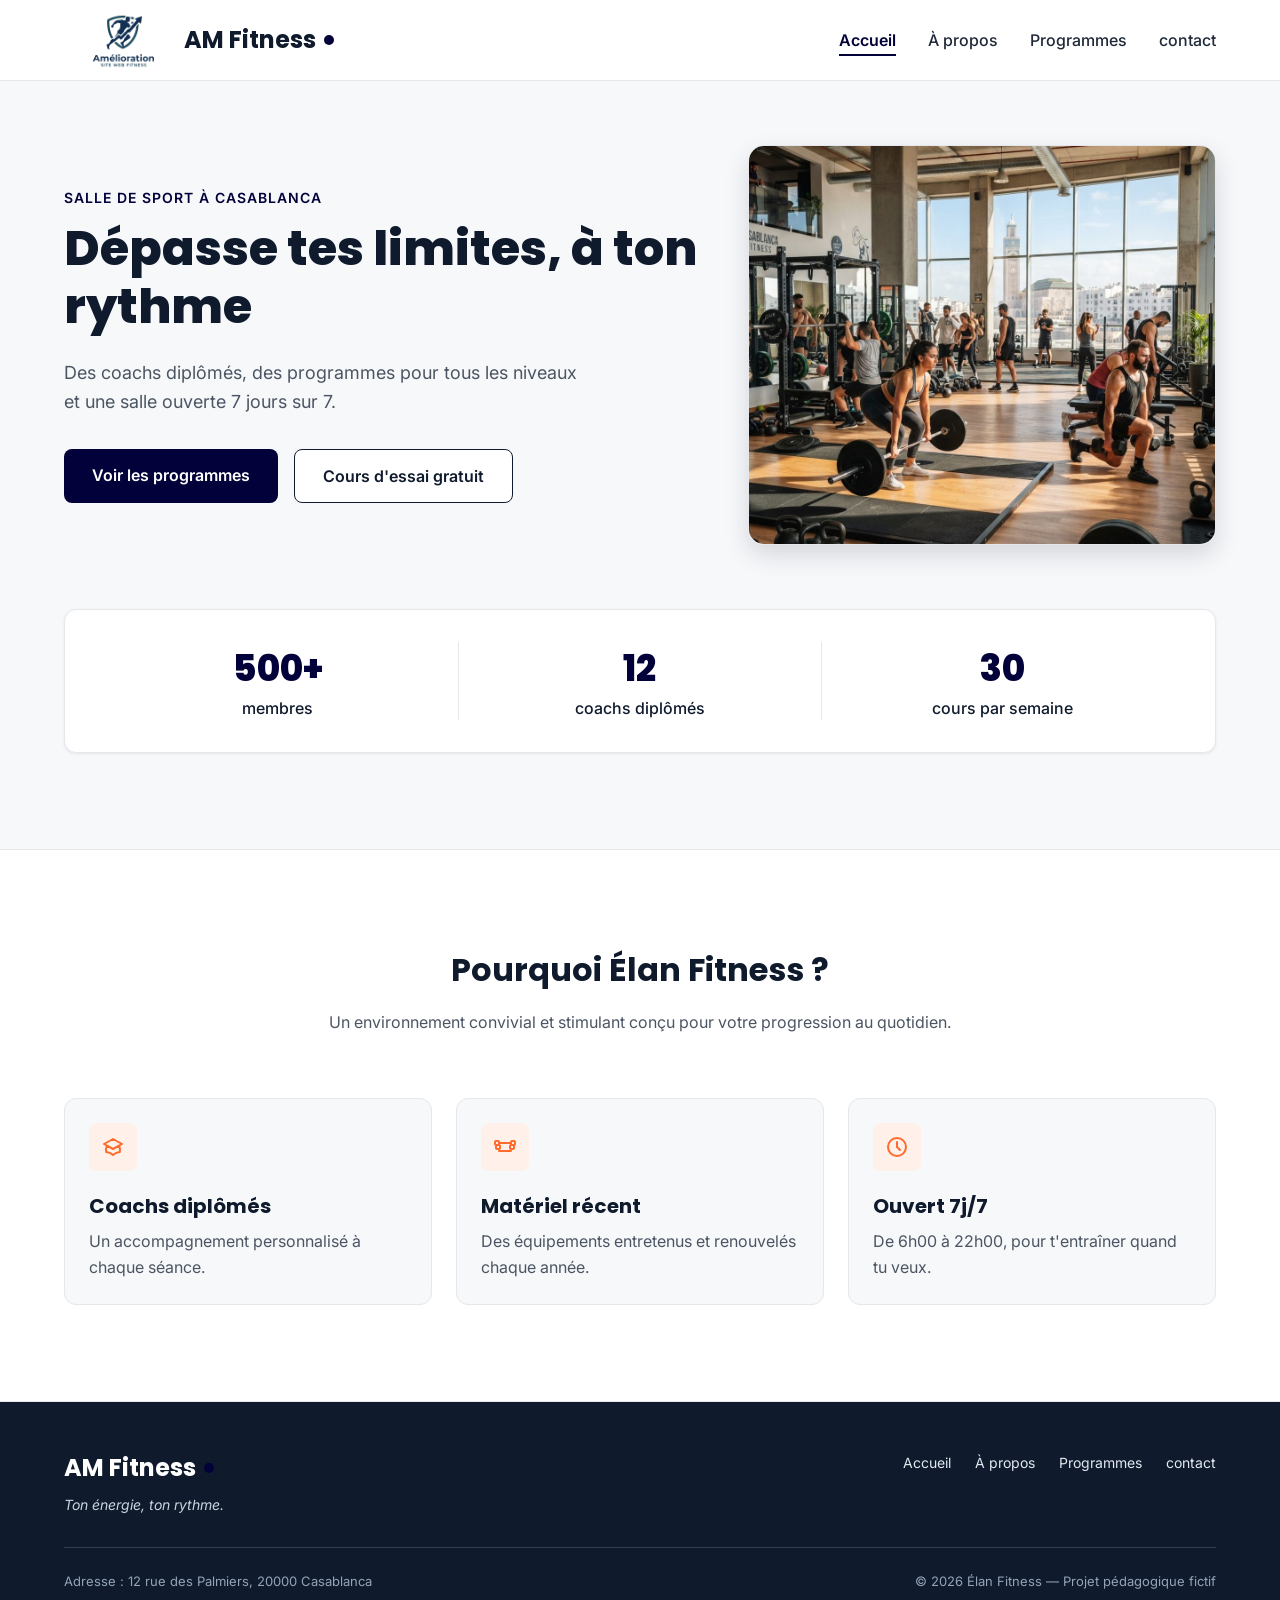
<file: index.html>
<!DOCTYPE html>
<html lang="fr">

<head>
  <meta charset="UTF-8">
  <meta name="viewport" content="width=device-width, initial-scale=1">
  <meta name="description"
    content="Élan Fitness, salle de sport à Casablanca : musculation, yoga, cardio et boxe fitness avec des coachs diplômés. Réservez votre cours d'essai gratuit.">

  <title>Élan Fitness | Salle de sport à Casablanca </title>

  <link rel="preconnect" href="https://fonts.googleapis.com">
  <link rel="preconnect" href="https://fonts.gstatic.com" crossorigin>
  <link
    href="https://fonts.googleapis.com/css2?family=Inter:wght@400;500;600&family=Poppins:wght@600;700;800&display=swap"
    rel="stylesheet">

  <link rel="stylesheet" href="style.css">
</head>

<body>

  <header class="en-tete">
    <div class="conteneur en-tete-contenu">
      <a href="#accueil" class="logo"><img src="img/transparent-image.png" id="logo">AM Fitness </a>

      <nav aria-label="Navigation principale">
        <ul class="menu">
          <li><a href="#accueil" class="lien-actif">Accueil</a></li>
          <li><a href="index2.html">À propos</a></li>
          <li><a href="index3.html">Programmes</a></li>
          <li><a href="index4.html">contact</a></li>

        </ul>
      </nav>
    </div>
  </header>

  <main>

    <section id="accueil" class="hero">
      <div class="conteneur">

        <div class="hero-contenu">
          <div class="hero-texte">
            <p class="sur-titre">Salle de sport à Casablanca</p>
            <h1 id="title1">Dépasse tes limites, à ton rythme</h1>
            <p class="hero-description">
              Des coachs diplômés, des programmes pour tous les niveaux et une salle ouverte 7 jours sur 7.
            </p>
            <div class="boutons">
              <a href="index3.html" class="bouton bouton-principal">Voir les programmes</a>
              <a href="index4.html" class="bouton bouton-secondaire">Cours d'essai gratuit</a>
            </div>
          </div>

          <img class="hero-image" src="img/hero.jpg"
            alt="Des personnes s'entraînent dans une salle de sport lumineuse à Casablanca">
        </div>

        <div class="chiffres">
          <div class="chiffre">
            <p class="chiffre-nombre">500+</p>
            <p>membres</p>
          </div>
          <div class="chiffre">
            <p class="chiffre-nombre">12</p>
            <p>coachs diplômés</p>
          </div>
          <div class="chiffre">
            <p class="chiffre-nombre">30</p>
            <p>cours par semaine</p>
          </div>
        </div>

      </div>
    </section>

    <section class="section section-blanche">
      <div class="conteneur">

        <div class="section-titre">
          <h2>Pourquoi Élan Fitness ?</h2>
          <p>Un environnement convivial et stimulant conçu pour votre progression au quotidien.</p>
        </div>

        <div class="cartes">
          <article class="carte carte-avantage">
            <div class="icone"><img src="img/icone-coach.svg" alt=""></div>
            <h3 id="diplômés">Coachs diplômés</h3>
            <p>Un accompagnement personnalisé à chaque séance.</p>
          </article>

          <article class="carte carte-avantage">
            <div class="icone"><img src="img/icone-materiel.svg" alt=""></div>
            <h3 id="Matériel">Matériel récent</h3>
            <p>Des équipements entretenus et renouvelés chaque année.</p>
          </article>

          <article class="carte carte-avantage">
            <div class="icone"><img src="img/icone-horloge.svg" alt=""></div>
            <h3 id="Ouvert">Ouvert 7j/7</h3>
            <p>De 6h00 à 22h00, pour t'entraîner quand tu veux.</p>
          </article>
        </div>

      </div>
    </section>
  </main>

  <footer class="pied-de-page">
    <div class="conteneur">

      <div class="pied-haut">
        <div>
          <p class="logo logo-clair">AM Fitness </a></p>
          <p class="slogan">Ton énergie, ton rythme.</p>
        </div>

        <nav aria-label="Navigation du pied de page">
          <ul class="menu menu-pied">
            <li><a href="index.html" id="Accueil">Accueil</a></li>
            <li><a href="index2.html">À propos</a></li>
            <li><a href="index3.html">Programmes</a></li>
            <li><a href="index4.html">contact</a></li>

          </ul>
        </nav>
      </div>

      <div class="pied-bas">
        <p>Adresse : 12 rue des Palmiers, 20000 Casablanca</p>
        <p>&copy; 2026 Élan Fitness — Projet pédagogique fictif</p>
      </div>

    </div>
  </footer>

</body>

</html>
</file>
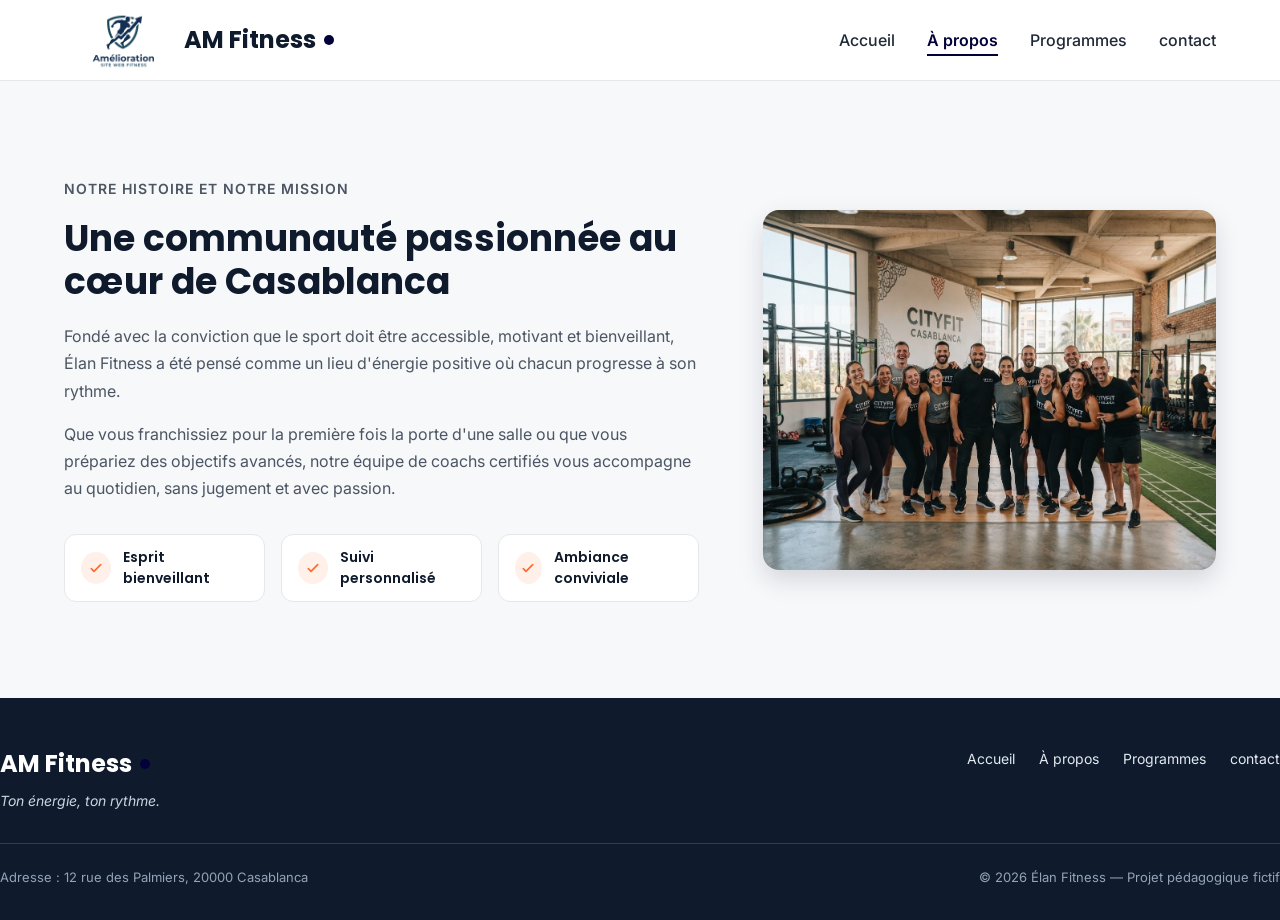
<file: index2.html>
<!DOCTYPE html>
<html lang="fr">
<head>
  <meta charset="UTF-8">
  <meta name="viewport" content="width=device-width, initial-scale=1">
  <meta name="description" content="Élan Fitness, salle de sport à Casablanca : musculation, yoga, cardio et boxe fitness avec des coachs diplômés. Réservez votre cours d'essai gratuit.">
  <title>Élan Fitness | Salle de sport à Casablanca</title>

  <link rel="preconnect" href="https://fonts.googleapis.com">
  <link rel="preconnect" href="https://fonts.gstatic.com" crossorigin>
  <link href="https://fonts.googleapis.com/css2?family=Inter:wght@400;500;600&family=Poppins:wght@600;700;800&display=swap" rel="stylesheet">

  <link rel="stylesheet" href="style.css">
</head>

<body>

  <header class="en-tete">
    <div class="conteneur en-tete-contenu">
    <a href="index.html" class="logo"><img src="img/transparent-image.png" id="logo">AM Fitness </a>

      <nav aria-label="Navigation principale">
        <ul class="menu">
          <li><a href="index.html" >Accueil</a></li>
          <li><a href="index2.html"class="lien-actif">À propos</a></li>
          <li><a href="index3.html">Programmes</a></li>
          <li><a href="index4.html">contact</a></li>
        </ul>
      </nav>
    </div>
  </header>
  <section id="a-propos" class="section">
      <div class="conteneur apropos-contenu">

        <div class="apropos-texte">
          <p class="sur-titre">Notre histoire et notre mission</p>
          <h2 id="textre3">Une communauté passionnée au cœur de Casablanca</h2>
          <p id="p1">
            Fondé avec la conviction que le sport doit être accessible, motivant et bienveillant,
            Élan Fitness a été pensé comme un lieu d'énergie positive où chacun progresse à son rythme.
          </p>
          <p id="p2">
            Que vous franchissiez pour la première fois la porte d'une salle ou que vous prépariez des
            objectifs avancés, notre équipe de coachs certifiés vous accompagne au quotidien, sans
            jugement et avec passion.
          </p>

          <ul class="valeurs">
            <li class="valeur">
              <div class="icone icone-petite"><img src="img/icone-check.svg" alt=""></div>
              <span>Esprit bienveillant</span>
            </li>
            <li class="valeur">
              <div class="icone icone-petite"><img src="img/icone-check.svg" alt=""></div>
              <span>Suivi personnalisé</span>
            </li>
            <li class="valeur">
              <div class="icone icone-petite"><img src="img/icone-check.svg" alt=""></div>
              <span>Ambiance conviviale</span>
            </li>
          </ul>
        </div>

        <img class="apropos-image" src="img/equipe.jpg" alt="L'équipe de coachs d'Élan Fitness réunie dans la salle">

      </div>
    </section>
      </main>

  <footer class="pied-de-page">
    <div class="conteneur2">

      <div class="pied-haut">
        <div>
          <p class="logo logo-clair">AM Fitness</p>
          <p class="slogan">Ton énergie, ton rythme.</p>
        </div>

        <nav aria-label="Navigation du pied de page">
          <ul class="menu menu-pied">
            <li><a href="index.html" >Accueil</a></li>
            <li><a href="index2.html">À propos</a></li>
            <li><a href="index3.html">Programmes</a></li>
            <li><a href="index4.html">contact</a></li>

          </ul>
        </nav>
      </div>

      <div class="pied-bas">
        <p>Adresse : 12 rue des Palmiers, 20000 Casablanca</p>
        <p>&copy; 2026 Élan Fitness — Projet pédagogique fictif</p>
      </div>

    </div>
  </footer>

</body>
</html>
</file>
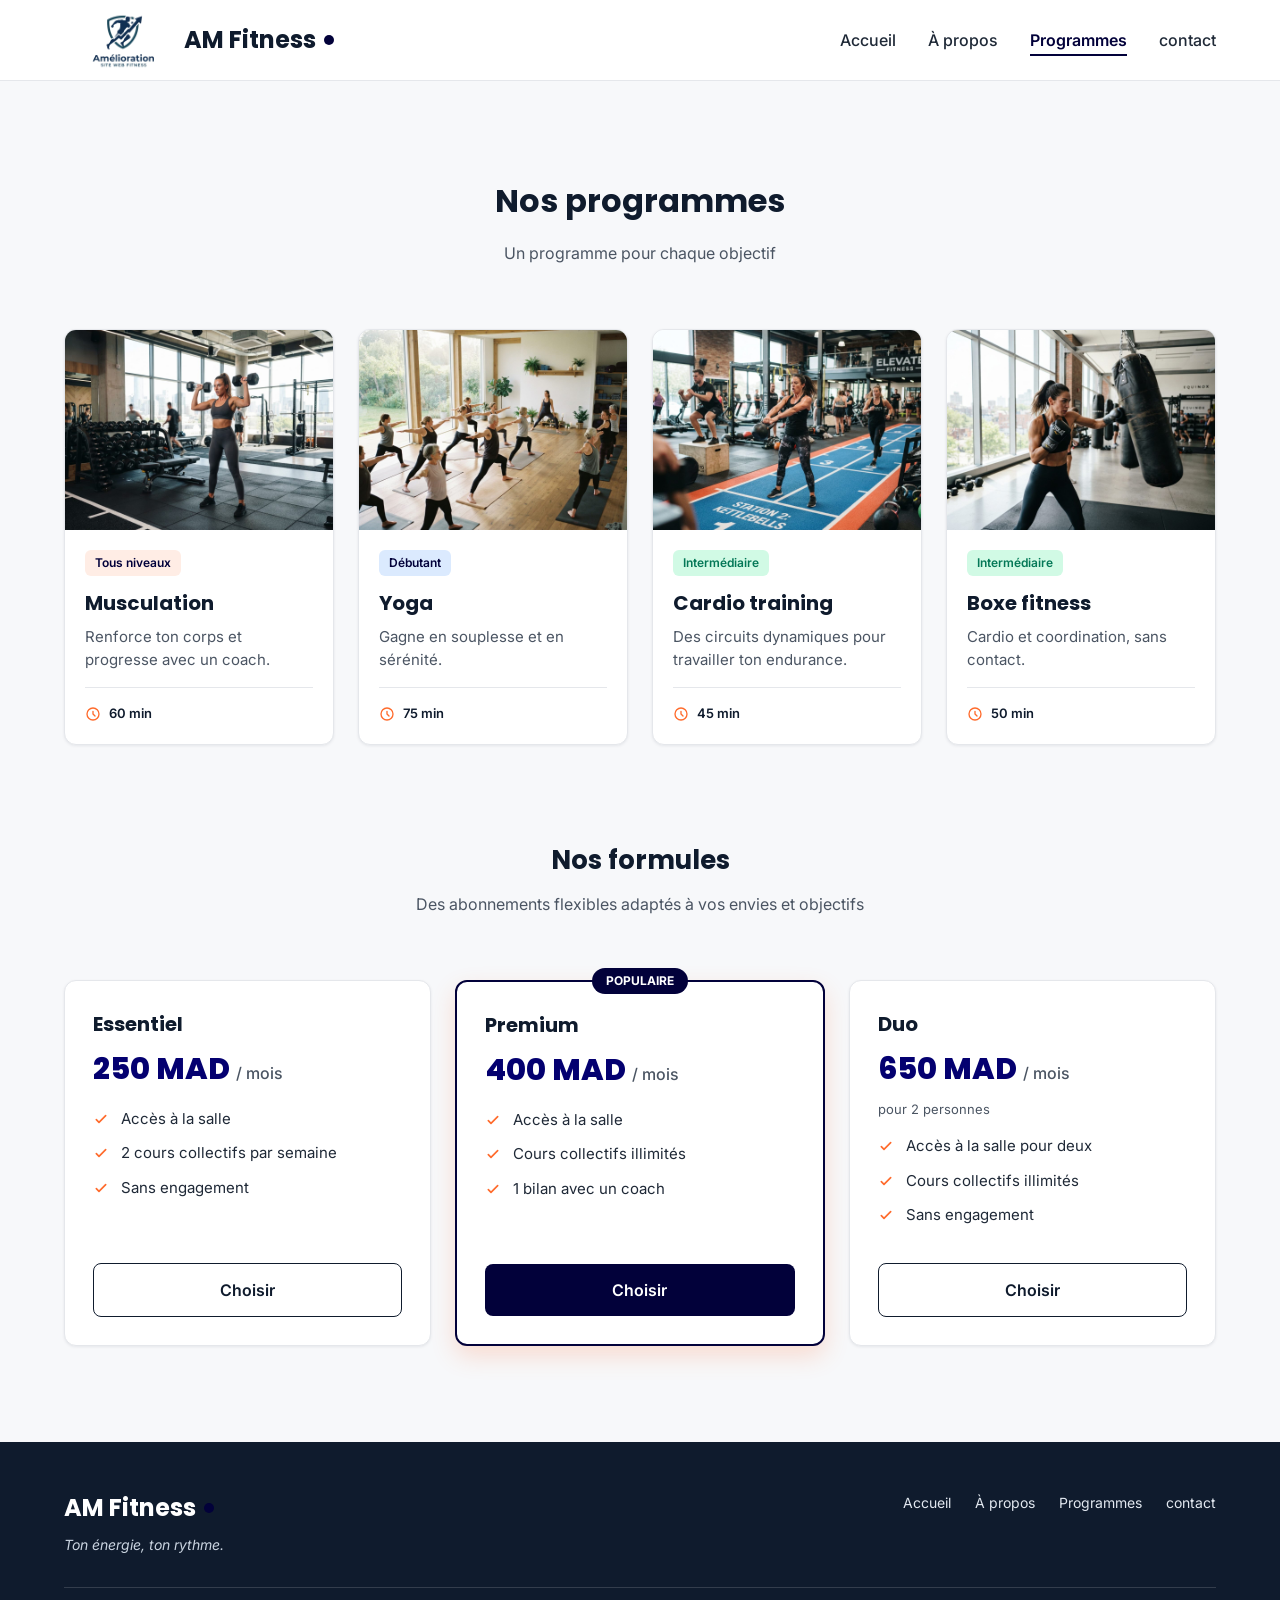
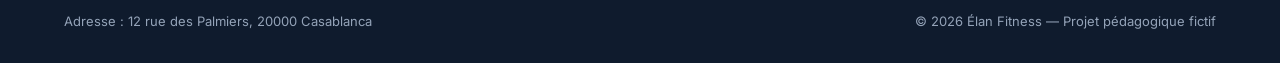
<file: index3.html>
<!DOCTYPE html>
<html lang="fr">
<head>
  <meta charset="UTF-8">
  <meta name="viewport" content="width=device-width, initial-scale=1">
  <meta name="description" content="Élan Fitness, salle de sport à Casablanca : musculation, yoga, cardio et boxe fitness avec des coachs diplômés. Réservez votre cours d'essai gratuit.">
  <title>Élan Fitness | Salle de sport à Casablanca</title>

  <link rel="preconnect" href="https://fonts.googleapis.com">
  <link rel="preconnect" href="https://fonts.gstatic.com" crossorigin>
  <link href="https://fonts.googleapis.com/css2?family=Inter:wght@400;500;600&family=Poppins:wght@600;700;800&display=swap" rel="stylesheet">

  <link rel="stylesheet" href="style.css">
</head>

<body>

  <header class="en-tete">
    <div class="conteneur en-tete-contenu">
      <a href="index.html" class="logo"><img src="img/transparent-image.png" id="logo">AM Fitness </a>

      <nav aria-label="Navigation principale">
        <ul class="menu">
          <li><a href="index.html" >Accueil</a></li>
          <li><a href="index2.html">À propos</a></li>
          <li><a href="index3.html"class="lien-actif">Programmes</a></li>
          <li><a href="index4.html">contact</a></li>

        </ul>
      </nav>
    </div>
  </header>
   </div>

      </div>
    </section>

    <section id="programmes" class="section">
      <div class="conteneur">

        <div class="section-titre">
          <h2>Nos programmes</h2>
          <p>Un programme pour chaque objectif</p>
        </div>

        <div class="cartes">

          <article class="carte carte-programme">
            <img src="img/musculation.jpg" alt="Une sportive soulève des haltères dans l'espace musculation">
            <div class="programme-corps">
              <span class="etiquette etiquette-orange">Tous niveaux</span>
              <h3>Musculation</h3>
              <p>Renforce ton corps et progresse avec un coach.</p>
              <p class="duree"><img src="img/icone-duree.svg" alt="">60 min</p>
            </div>
          </article>

          <article class="carte carte-programme">
            <img src="img/yoga.jpg" alt="Un groupe pratique le yoga sur des tapis dans une salle lumineuse">
            <div class="programme-corps">
              <span class="etiquette etiquette-bleue">Débutant</span>
              <h3>Yoga</h3>
              <p>Gagne en souplesse et en sérénité.</p>
              <p class="duree"><img src="img/icone-duree.svg" alt="">75 min</p>
            </div>
          </article>

          <article class="carte carte-programme">
            <img src="img/cardio.jpg" alt="Des sportifs suivent un circuit de cardio training avec des kettlebells">
            <div class="programme-corps">
              <span class="etiquette etiquette-verte">Intermédiaire</span>
              <h3>Cardio training</h3>
              <p>Des circuits dynamiques pour travailler ton endurance.</p>
              <p class="duree"><img src="img/icone-duree.svg" alt="">45 min</p>
            </div>
          </article>

          <article class="carte carte-programme">
            <img src="img/boxe.jpg" alt="Une sportive frappe un sac de frappe pendant un cours de boxe fitness">
            <div class="programme-corps">
              <span class="etiquette etiquette-verte">Intermédiaire</span>
              <h3>Boxe fitness</h3>
              <p>Cardio et coordination, sans contact.</p>
              <p class="duree"><img src="img/icone-duree.svg" alt="">50 min</p>
            </div>
          </article>

        </div>

        <div class="formules">

          <div class="section-titre">
            <h3>Nos formules</h3>
            <p>Des abonnements flexibles adaptés à vos envies et objectifs</p>
          </div>

          <div class="cartes">

            <article class="carte formule">
              <h4>Essentiel</h4>
              <p class="prix">250 MAD <span>/ mois</span></p>
              <ul class="formule-liste">
                <li>Accès à la salle</li>
                <li>2 cours collectifs par semaine</li>
                <li>Sans engagement</li>
              </ul>
              <a href="#contact" class="bouton bouton-secondaire">Choisir</a>
            </article>

            <article class="carte formule formule-populaire">
              <p class="badge-populaire">Populaire</p>
              <h4>Premium</h4>
              <p class="prix">400 MAD <span>/ mois</span></p>
              <ul class="formule-liste">
                <li>Accès à la salle</li>
                <li>Cours collectifs illimités</li>
                <li>1 bilan avec un coach</li>
              </ul>
              <a href="#contact" class="bouton bouton-principal">Choisir</a>
            </article>

            <article class="carte formule">
              <h4>Duo</h4>
              <p class="prix">650 MAD <span>/ mois</span></p>
              <p class="prix-note">pour 2 personnes</p>
              <ul class="formule-liste">
                <li>Accès à la salle pour deux</li>
                <li>Cours collectifs illimités</li>
                <li>Sans engagement</li>
              </ul>
              <a href="#contact" class="bouton bouton-secondaire">Choisir</a>
            </article>

          </div>
        </div>

      </div>
    </section>

  </main>

  <footer class="pied-de-page">
    <div class="conteneur">

      <div class="pied-haut">
        <div>
          <p class="logo logo-clair">AM Fitness</p>
          <p class="slogan">Ton énergie, ton rythme.</p>
        </div>

        <nav aria-label="Navigation du pied de page">
          <ul class="menu menu-pied">
            <li><a href="index.html" >Accueil</a></li>
            <li><a href="index2.html">À propos</a></li>
            <li><a href="index3.html">Programmes</a></li>
            <li><a href="index4.html">contact</a></li>
          </ul>
        </nav>
      </div>
                <nav>
      <div class="pied-bas">
        <p>Adresse : 12 rue des Palmiers, 20000 Casablanca</p>
        <p>&copy; 2026 Élan Fitness — Projet pédagogique fictif</p>
      </div>

    </div>
  </footer>

</body>
</file>
<file: style.css>
* {
  box-sizing: border-box;
  margin: 0;
  padding: 0;
}

html {
  scroll-behavior: smooth;
}

body {
  font-family: 'Inter', Arial, sans-serif;
  font-size: 16px;
  line-height: 1.5;
  color: #1F2937;
  background-color: #F7F8FA;
}

h1,
h2,
h3,
h4 {
  font-family: 'Poppins', Arial, sans-serif;
  color: #0F1B2D;
}

a {
  color: inherit;
  text-decoration: none;
}

ul {
  list-style: none;
}

img {
  display: block;
  max-width: 100%;
}

a:focus-visible,
button:focus-visible {
  outline: 3px solid ;
  outline-offset: 2px;
}

.conteneur {
  width: 100%;
  max-width: 1200px;
  margin: 0 auto;
  padding: 0 24px;
}

.section {
  padding: 96px 0;
}

.section-blanche {
  background-color: #FFFFFF;
  border-top: 1px solid #E5E7EB;
  border-bottom: 1px solid #E5E7EB;
}

.section-titre {
  max-width: 640px;
  margin: 0 auto 64px;
  text-align: center;
}

.section-titre h2 {
  font-size: 32px;
  margin-bottom: 16px;
}

.section-titre h3 {
  font-size: 26px;
  margin-bottom: 12px;
}

.section-titre p {
  color: #4B5563;
}

.sur-titre {
  font-size: 14px;
  font-weight: 600;
  color: #02013a;
  text-transform: uppercase;
  letter-spacing: 1px;
  margin-bottom: 12px;
}

.bouton {
  display: inline-block;
  padding: 14px 28px;
  border-radius: 8px;
  font-size: 16px;
  font-weight: 600;
  text-align: center;
  cursor: pointer;
}

.bouton-principal {
  background-color: #02013a;
  border: 1px solid co;
  color: #FFFFFF;
}

.bouton-principal:hover {
  background-color: #02013a;
}

.bouton-secondaire {
  background-color: #FFFFFF;
  border: 1px solid #0F1B2D;
  color: #0F1B2D;
}

.bouton-secondaire:hover {
  background-color: #F3F4F6;
}

.cartes {
  display: flex;
  gap: 24px;
}

.carte {
  flex: 1;
  background-color: #FFFFFF;
  border: 1px solid #E5E7EB;
  border-radius: 12px;
  box-shadow: 0 1px 3px rgba(15, 27, 45, 0.08);
}

.icone {
  width: 48px;
  height: 48px;
  background-color: #FFF0EA;
  border-radius: 8px;
  display: flex;
  align-items: center;
  justify-content: center;
}

.icone img {
  width: 24px;
  height: 24px;
}

.icone-petite {
  width: 32px;
  height: 32px;
  border-radius: 50%;
}

.icone-petite img {
  width: 16px;
  height: 16px;
}

.en-tete {
  position: sticky;
  top: 0;
  z-index: 10;
  background-color: #FFFFFF;
  border-bottom: 1px solid #E5E7EB;
}

.en-tete-contenu {
  height: 80px;
  display: flex;
  align-items: center;
  justify-content: space-between;
}

.logo {
  display: flex;
  align-items: center;
  font-family: 'Poppins', Arial, sans-serif;
  font-size: 24px;
  font-weight: 700;
  color: #0F1B2D;
}

.logo::after {
  content: "";
  width: 10px;
  height: 10px;
  margin-left: 8px;
  background-color: #02013a;
  border-radius: 50%;
}

.menu {
  display: flex;
  gap: 32px;
}

.menu a {
  font-weight: 500;
  padding-bottom: 4px;
  border-bottom: 2px solid transparent;
}

.menu a:hover {
  color: #02013a;
}

.menu .lien-actif {
  color: #02013a;
  font-weight: 600;
  border-bottom-color: #02013a;
}

.hero {
  padding: 64px 0 96px;
}

.hero-contenu {
  display: flex;
  align-items: center;
  gap: 32px;
}

.hero-texte {
  flex: 7;
}

.hero-texte h1 {
  font-size: 48px;
  font-weight: 800;
  line-height: 1.2;
  margin-bottom: 24px;
}

.hero-description {
  max-width: 520px;
  font-size: 18px;
  line-height: 1.6;
  color: #4B5563;
  margin-bottom: 32px;
}

.boutons {
  display: flex;
  flex-wrap: wrap;
  gap: 16px;
}

.hero-image {
  flex: 5;
  min-width: 0;
  height: 400px;
  object-fit: cover;
  border-radius: 16px;
  border: 1px solid #E5E7EB;
  box-shadow: 0 10px 25px rgba(15, 27, 45, 0.15);
}

.chiffres {
  display: flex;
  margin-top: 64px;
  padding: 32px;
  background-color: #FFFFFF;
  border: 1px solid #E5E7EB;
  border-radius: 12px;
  box-shadow: 0 1px 3px rgba(15, 27, 45, 0.08);
}

.chiffre {
  flex: 1;
  text-align: center;
  font-weight: 500;
  color: #0F1B2D;
}

.chiffre+.chiffre {
  border-left: 1px solid #E5E7EB;
}

.chiffre-nombre {
  font-family: 'Poppins', Arial, sans-serif;
  font-size: 36px;
  font-weight: 800;
  color: #02013a;
}

.carte-avantage {
  padding: 24px;
  background-color: #F7F8FA;
  box-shadow: none;
}

.carte-avantage .icone {
  margin-bottom: 20px;
}

.carte-avantage h3 {
  font-size: 20px;
  margin-bottom: 8px;
}

.carte-avantage p {
  color: #4B5563;
  line-height: 1.6;
}

.apropos-contenu {
  display: flex;
  align-items: center;
  gap: 64px;
}

.apropos-texte {
  flex: 7;
}

.apropos-texte h2 {
  font-size: 36px;
  line-height: 1.2;
  margin-bottom: 20px;
}

.apropos-texte p {
  color: #4B5563;
  line-height: 1.7;
  margin-bottom: 16px;
}

.valeurs {
  display: flex;
  gap: 16px;
  margin-top: 32px;
}

.valeur {
  flex: 1;
  display: flex;
  align-items: center;
  gap: 12px;
  padding: 12px 16px;
  background-color: #FFFFFF;
  border: 1px solid #E5E7EB;
  border-radius: 12px;
  font-family: 'Poppins', Arial, sans-serif;
  font-size: 14px;
  font-weight: 600;
  color: #0F1B2D;
}

.apropos-image {
  flex: 5;
  min-width: 0;
  height: 360px;
  object-fit: cover;
  border-radius: 16px;
  box-shadow: 0 10px 25px rgba(15, 27, 45, 0.15);
}

.carte-programme {
  display: flex;
  flex-direction: column;
  overflow: hidden;
}

.carte-programme>img {
  width: 100%;
  height: 200px;
  object-fit: cover;
}

.programme-corps {
  flex: 1;
  display: flex;
  flex-direction: column;
  padding: 20px;
}

.programme-corps h3 {
  font-size: 20px;
  margin-bottom: 8px;
}

.programme-corps p {
  font-size: 15px;
  color: #4B5563;
}

.etiquette {
  align-self: flex-start;
  padding: 4px 10px;
  margin-bottom: 12px;
  border-radius: 6px;
  font-size: 12px;
  font-weight: 600;
}

.etiquette-orange {
  background-color: #FFEDE5;
  color: #02013a;
}

.etiquette-bleue {
  background-color: #DBEAFE;
  color: #02013a;
}

.etiquette-verte {
  background-color: #D1FAE5;
  color: #047857;
}

.programme-corps .duree {
  display: flex;
  align-items: center;
  gap: 8px;
  margin-top: auto;
  padding-top: 16px;
  border-top: 1px solid #E5E7EB;
  font-size: 13px;
  font-weight: 600;
  color: #0F1B2D;
}

.programme-corps h3+p {
  margin-bottom: 16px;
}

.duree img {
  width: 16px;
  height: 16px;
}

.formules {
  margin-top: 96px;
}

.formule {
  position: relative;
  display: flex;
  flex-direction: column;
  padding: 28px;
}

.formule h4 {
  font-size: 20px;
}

.prix {
  margin: 8px 0 16px;
  font-family: 'Poppins', Arial, sans-serif;
  font-size: 30px;
  font-weight: 800;
  color: #040070;
}

.prix span {
  font-family: 'Inter', Arial, sans-serif;
  font-size: 16px;
  font-weight: 500;
  color: #4B5563;
}

.prix-note {
  margin: -8px 0 16px;
  font-size: 13px;
  color: #4B5563;
}

.formule-liste {
  flex: 1;
  margin-bottom: 24px;
}

.formule-liste li {
  padding-left: 28px;
  margin-bottom: 12px;
  font-size: 15px;
  background-image: url('img/icone-check.svg');
  background-repeat: no-repeat;
  background-position: left center;
  background-size: 16px;
}

.formule .bouton {
  display: block;
}

.formule-populaire {
  border: 2px solid #02013a;
  box-shadow: 0 10px 25px rgba(255, 107, 44, 0.2);
}

.badge-populaire {
  position: absolute;
  top: -14px;
  left: 50%;
  transform: translateX(-50%);
  padding: 4px 14px;
  background-color: #02013a;
  border-radius: 999px;
  font-size: 12px;
  font-weight: 700;
  text-transform: uppercase;
  color: #FFFFFF;
}

.pied-de-page {
  padding: 48px 0 32px;
  background-color: #0F1B2D;
  color: #FFFFFF;
}

.pied-haut {
  display: flex;
  justify-content: space-between;
  align-items: flex-start;
  padding-bottom: 32px;
  border-bottom: 1px solid rgba(255, 255, 255, 0.15);
}

.logo-clair {
  color: #FFFFFF;
}

.slogan {
  margin-top: 8px;
  font-size: 14px;
  font-style: italic;
  color: #CBD5E1;
}

.menu-pied {
  gap: 24px;
}

.menu-pied a {
  font-size: 14px;
  font-weight: 400;
  color: #E2E8F0;
}

.pied-bas {
  display: flex;
  justify-content: space-between;
  margin-top: 24px;
  font-size: 13px;
  color: #94A3B8;
}

.pied-de-page {
  padding: 48px 0 32px;
  background-color: #0F1B2D;
  color: #FFFFFF;
}

.pied-haut {
  display: flex;
  justify-content: space-between;
  align-items: flex-start;
  padding-bottom: 32px;
  border-bottom: 1px solid rgba(255, 255, 255, 0.15);
}

.logo-clair {
  color: #FFFFFF;
}

.slogan {
  margin-top: 8px;
  font-size: 14px;
  font-style: italic;
  color: #CBD5E1;
}

.menu-pied {
  gap: 24px;
}

.menu-pied a {
  font-size: 14px;
  font-weight: 400;
  color: #E2E8F0;
}

.pied-bas {
  display: flex;
  justify-content: space-between;
  margin-top: 24px;
  font-size: 13px;
  color: #94A3B8;
}

#logo{
  max-height: 150px;
  max-width: 200px;
  width: 120px;
  height: 120px
}
@media(Max-width:767px){
  .hero-image {
  position: absolute;
  flex: 5;
  min-width: 0px;
  height: 200px;
  left: 50px;
  
  object-fit: cover;
  border-radius: 16px;
  border: 1px solid #E5E7EB;
  box-shadow: 0 10px 25px rgba(15, 27, 45, 0.15);
}
.en-tete{
  position: sticky;
  top: 0;
  z-index: 10;
  background-color: #FFFFFF;
  border-bottom: 1px solid #E5E7EB;
  
}
.menu{
  display: none;
  

}
#title1{
  position: absolute;
  font-size: 20px;
}
.hero-description{
  position: static;
  top: 400px;
}
.chiffres{
  top: 300px;
}
.sur-titre{
  font-size: 10px;
}
.hero-description{
  font-size: small;
  font-style: normal;
  margin-top: 50px;

}
.bouton{
  display: flex;
  flex-wrap: wrap;
  gap: 16px;
  margin-left: 50px;

}
.bouton-principal {

  background-color: #02013a;
  border: 1px solid co;

  color: #FFFFFF;
  margin-top: 300px
  
}
.carte-avantage {
  padding: 24px;
  width: 90px;
  background-color: #F7F8FA;
  font-size: x-small;
  box-shadow: none;



}
#diplômés{
  font-size: 15px;
}
#Ouvert{
  font-size: 15px;

}
#Matériel{
  font-size: 15px;
}
#p1{
  font-size: x-small;
  position: relative;
  bottom: 99px;
 

}
#p2{
  font-size: x-small;
    position: relative;
    bottom: 97px;
}
#textre3{
  font-size: 19px;
  position: relative;
  bottom: 90px;
}
.valeurs {
  position: relative;
  top: 90px;
  width: 200px;
  margin-left: 70px;
  display:flex ;
  gap: 16px;
  margin-top: 32px;
  flex-direction: column;

 
}
.apropos-image{
  top: 330px;
  position: absolute;
  width: 300px;
  height: 200px;
  left: 40px;
  

 
 
}
.conteneur2{
  margin-top: 100;
  width: 100%;
  height: 350px;
  max-width: 1200px;
  margin: 0 auto;
  padding: 0 24px;
}
.sur-titre{
  font-size: 14px;
  font-weight: 600;
  color: #02013a;
  text-transform: uppercase;
  letter-spacing: 1px;
  margin-bottom: 12px;
  position: relative;
  bottom: 90px;
}
.cartes {
  display: flex;
  gap: 24px;
  flex-direction: column;

}

}
@media (min-width: 768px) and (max-width: 1023px) {
  .en-tete {
    position: sticky;
    top: 0;
    z-index: 10;
    background-color: #FFFFFF;
    border-bottom: 1px solid #E5E7EB;
    padding: 12px 24px;
  }

  .menu {
    display: flex;
    justify-content: space-between;
    align-items: center;
  }

  #title1 {
    position: static;
    font-size: 20px;
    font-weight: 700;
  }


  .sur-titre {
    position: static;
    font-size: 13px;
    font-weight: 600;
    color: #02013a;
    text-transform: uppercase;
    letter-spacing: 1px;
    margin-bottom: 8px;
  }

  .hero-image {
    position: relative; 
    top: auto;
    left: auto;
    width: 100%;
    height: 280px;
    object-fit: cover;
    border-radius: 16px;
    border: 1px solid #E5E7EB;
    box-shadow: 0 10px 25px rgba(15, 27, 45, 0.15);
    margin-top: 16px;
  }

  .hero-description {
    position: static;
    top: auto;
    font-size: 15px;
    font-style: normal;
    line-height: 1.6;
    margin-top: 16px;
  }

  .chiffres {
    position: static;
    top: auto;
    margin-top: 20px;
  }

  .bouton {
    display: flex;
    flex-wrap: wrap;
    gap: 16px;
    margin-left: 0;
    margin-top: 24px;
  }

  .bouton-principal {
    background-color: #02013a;
    border: 1px solid #02013a;
    color: #FFFFFF;
    margin-top: 0;
    padding: 12px 24px;
    border-radius: 8px;
    font-size: 14px;
  }

  .cartes {
    display: grid;
    grid-template-columns: repeat(2, 1fr); 
    gap: 20px;
    margin-top: 20px;
  }

  .carte-avantage {
    padding: 20px;
    width: 100%; 
    box-sizing: border-box;
    background-color: #F7F8FA;
    font-size: 13px;
    border-radius: 12px;
    box-shadow: none;
  }

  #diplômés, #Ouvert, #Matériel {
    font-size: 16px;
    font-weight: 600;
  }

  #p1, #p2, #textre3 {
    font-size: 13px;
    position: static;
    bottom: auto;
    margin-top: 6px;
  }

  .conteneur2 {
    width: 100%;
    height: 400px;
    max-width: 100%;
    margin: 32px auto;
    padding: 0 24px;
    box-sizing: border-box;
  }

  .apropos-image {
    position: relative;
    top: auto;
    left: auto;
    width: 100%;
    height: 260px;
    object-fit: cover;
    border-radius: 12px;
    margin-bottom: 20px;
  }

  .valeurs {
    position: static;
    top: auto;
    width: 100%;
    margin-left: 0;
    display: grid;
    grid-template-columns: repeat(2, 1fr); 
    gap: 20px;
    margin-top: 20px;
  }
  
  
}
</file>
